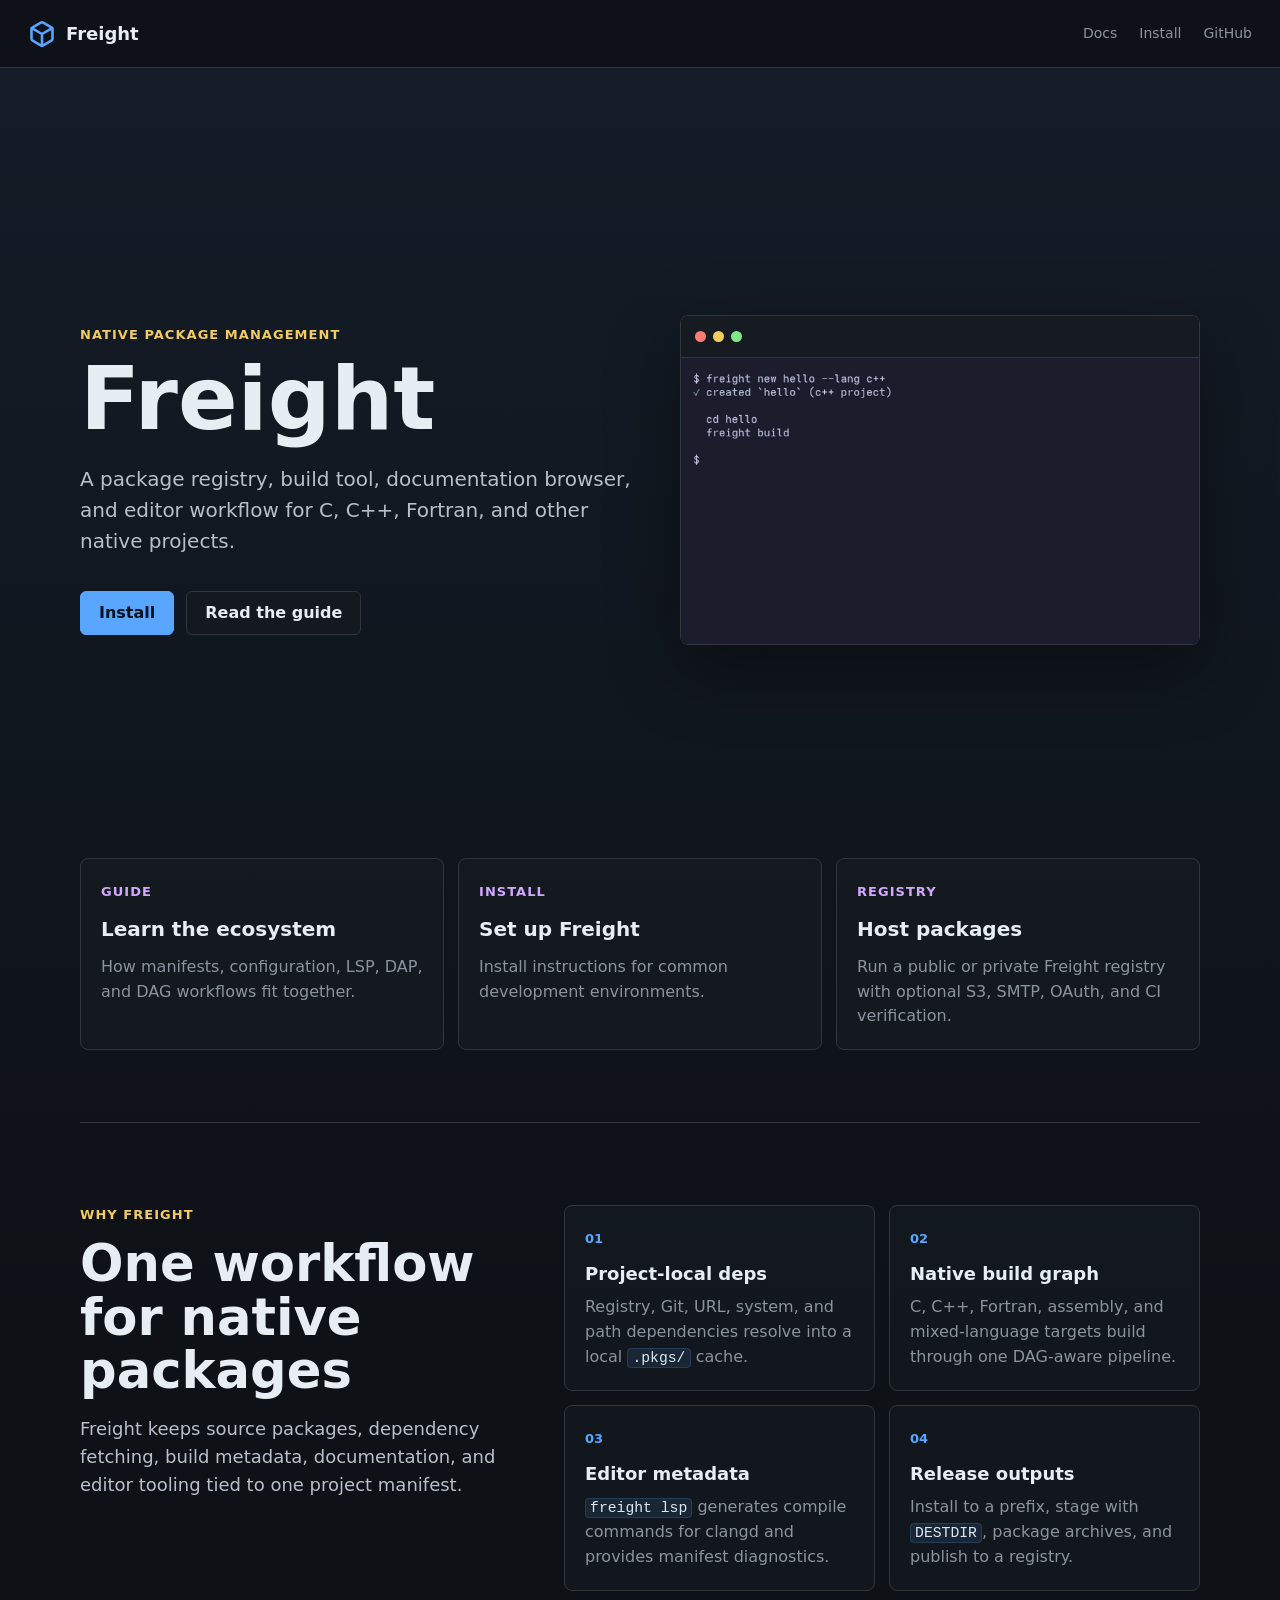
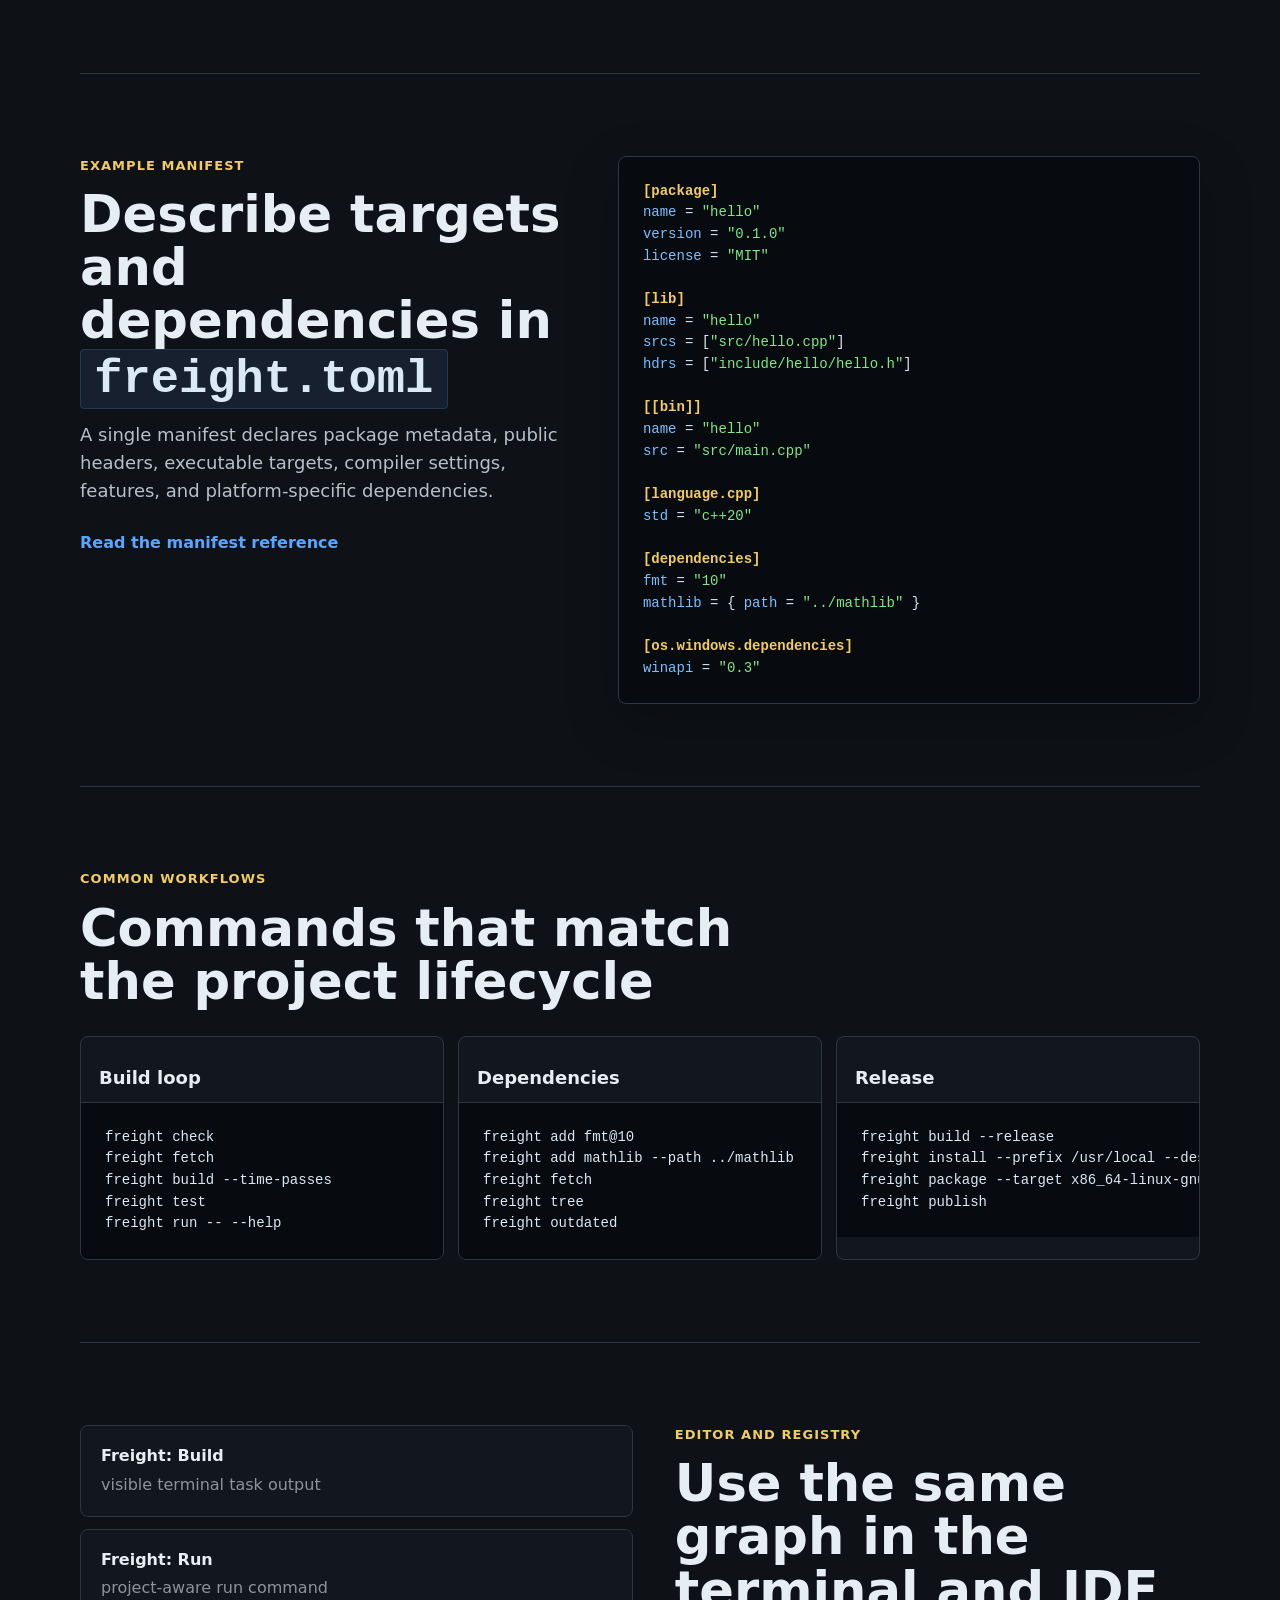
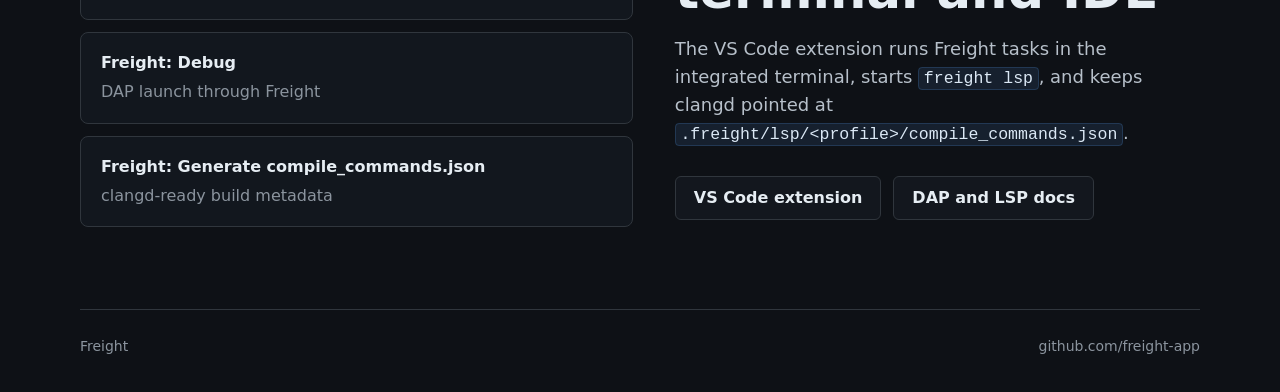
<file: index.html>
<!doctype html>
<html lang="en">
<head>
  <meta charset="utf-8">
  <meta name="viewport" content="width=device-width, initial-scale=1">
  <title>Freight</title>
  <meta name="description" content="Freight is a package and build ecosystem for native libraries.">
  <link rel="stylesheet" href="/style.css">
</head>
<body>
  <nav class="topbar" aria-label="Primary">
    <a class="brand" href="/">
      <svg aria-hidden="true" width="28" height="28" viewBox="0 0 24 24" fill="none">
        <path d="M21 16V8a2 2 0 0 0-1-1.73l-7-4a2 2 0 0 0-2 0l-7 4A2 2 0 0 0 3 8v8a2 2 0 0 0 1 1.73l7 4a2 2 0 0 0 2 0l7-4A2 2 0 0 0 21 16Z" stroke="currentColor" stroke-width="2.2" stroke-linecap="round" stroke-linejoin="round"/>
        <path d="M3.27 6.96 12 12.01l8.73-5.05M12 22.08V12" stroke="currentColor" stroke-width="2.2" stroke-linecap="round" stroke-linejoin="round"/>
      </svg>
      Freight
    </a>
    <div class="nav-links">
      <a href="https://freight-app.github.io/freight-docs/">Docs</a>
      <a href="https://freight-app.github.io/freight-docs/install/">Install</a>
      <a href="https://github.com/freight-app">GitHub</a>
    </div>
  </nav>

  <main>
    <section class="hero">
      <div class="hero-copy">
        <p class="eyebrow">Native package management</p>
        <h1>Freight</h1>
        <p class="lede">A package registry, build tool, documentation browser, and editor workflow for C, C++, Fortran, and other native projects.</p>
        <div class="actions">
          <a class="button primary" href="https://freight-app.github.io/freight-docs/install/">Install</a>
          <a class="button" href="https://freight-app.github.io/freight-docs/">Read the guide</a>
        </div>
      </div>
      <div class="terminal" aria-label="Freight command example">
        <div class="terminal-bar">
          <span></span><span></span><span></span>
        </div>
        <img class="terminal-demo" src="/img/freight-quickstart.gif" alt="Animated terminal demo showing a Freight quickstart workflow">
      </div>
    </section>

    <section class="links" aria-label="Freight resources">
      <a href="https://freight-app.github.io/freight-docs/">
        <span>Guide</span>
        <strong>Learn the ecosystem</strong>
        <p>How manifests, configuration, LSP, DAP, and DAG workflows fit together.</p>
      </a>
      <a href="https://freight-app.github.io/freight-docs/install/">
        <span>Install</span>
        <strong>Set up Freight</strong>
        <p>Install instructions for common development environments.</p>
      </a>
      <a href="https://github.com/freight-app/freight-registry">
        <span>Registry</span>
        <strong>Host packages</strong>
        <p>Run a public or private Freight registry with optional S3, SMTP, OAuth, and CI verification.</p>
      </a>
    </section>

    <section class="section intro-grid" aria-labelledby="why-freight">
      <div>
        <p class="eyebrow">Why Freight</p>
        <h2 id="why-freight">One workflow for native packages</h2>
        <p class="section-lede">Freight keeps source packages, dependency fetching, build metadata, documentation, and editor tooling tied to one project manifest.</p>
      </div>
      <div class="feature-grid">
        <article>
          <span>01</span>
          <h3>Project-local deps</h3>
          <p>Registry, Git, URL, system, and path dependencies resolve into a local <code>.pkgs/</code> cache.</p>
        </article>
        <article>
          <span>02</span>
          <h3>Native build graph</h3>
          <p>C, C++, Fortran, assembly, and mixed-language targets build through one DAG-aware pipeline.</p>
        </article>
        <article>
          <span>03</span>
          <h3>Editor metadata</h3>
          <p><code>freight lsp</code> generates compile commands for clangd and provides manifest diagnostics.</p>
        </article>
        <article>
          <span>04</span>
          <h3>Release outputs</h3>
          <p>Install to a prefix, stage with <code>DESTDIR</code>, package archives, and publish to a registry.</p>
        </article>
      </div>
    </section>

    <section class="section split" aria-labelledby="manifest-example">
      <div>
        <p class="eyebrow">Example manifest</p>
        <h2 id="manifest-example">Describe targets and dependencies in <code>freight.toml</code></h2>
        <p class="section-lede">A single manifest declares package metadata, public headers, executable targets, compiler settings, features, and platform-specific dependencies.</p>
        <a class="text-link" href="https://freight-app.github.io/freight-docs/freight-toml/">Read the manifest reference</a>
      </div>
      <pre class="code-panel"><code><span class="toml-section">[package]</span>
<span class="toml-key">name</span> = <span class="toml-string">"hello"</span>
<span class="toml-key">version</span> = <span class="toml-string">"0.1.0"</span>
<span class="toml-key">license</span> = <span class="toml-string">"MIT"</span>

<span class="toml-section">[lib]</span>
<span class="toml-key">name</span> = <span class="toml-string">"hello"</span>
<span class="toml-key">srcs</span> = [<span class="toml-string">"src/hello.cpp"</span>]
<span class="toml-key">hdrs</span> = [<span class="toml-string">"include/hello/hello.h"</span>]

<span class="toml-section">[[bin]]</span>
<span class="toml-key">name</span> = <span class="toml-string">"hello"</span>
<span class="toml-key">src</span> = <span class="toml-string">"src/main.cpp"</span>

<span class="toml-section">[language.cpp]</span>
<span class="toml-key">std</span> = <span class="toml-string">"c++20"</span>

<span class="toml-section">[dependencies]</span>
<span class="toml-key">fmt</span> = <span class="toml-string">"10"</span>
<span class="toml-key">mathlib</span> = { <span class="toml-key">path</span> = <span class="toml-string">"../mathlib"</span> }

<span class="toml-section">[os.windows.dependencies]</span>
<span class="toml-key">winapi</span> = <span class="toml-string">"0.3"</span></code></pre>
    </section>

    <section class="section workflow" aria-labelledby="workflow-examples">
      <div class="section-head">
        <p class="eyebrow">Common workflows</p>
        <h2 id="workflow-examples">Commands that match the project lifecycle</h2>
      </div>
      <div class="command-grid">
        <article>
          <h3>Build loop</h3>
          <pre><code>freight check
freight fetch
freight build --time-passes
freight test
freight run -- --help</code></pre>
        </article>
        <article>
          <h3>Dependencies</h3>
          <pre><code>freight add fmt@10
freight add mathlib --path ../mathlib
freight fetch
freight tree
freight outdated</code></pre>
        </article>
        <article>
          <h3>Release</h3>
          <pre><code>freight build --release
freight install --prefix /usr/local --destdir target/stage
freight package --target x86_64-linux-gnu
freight publish</code></pre>
        </article>
      </div>
    </section>

    <section class="section split reverse" aria-labelledby="editor-registry">
      <div>
        <p class="eyebrow">Editor and registry</p>
        <h2 id="editor-registry">Use the same graph in the terminal and IDE</h2>
        <p class="section-lede">The VS Code extension runs Freight tasks in the integrated terminal, starts <code>freight lsp</code>, and keeps clangd pointed at <code>.freight/lsp/&lt;profile&gt;/compile_commands.json</code>.</p>
        <div class="inline-actions">
          <a class="button" href="https://github.com/freight-app/vscode-freight">VS Code extension</a>
          <a class="button" href="https://freight-app.github.io/freight-docs/dap-lsp/">DAP and LSP docs</a>
        </div>
      </div>
      <div class="workflow-list" aria-label="Editor workflow">
        <div><strong>Freight: Build</strong><span>visible terminal task output</span></div>
        <div><strong>Freight: Run</strong><span>project-aware run command</span></div>
        <div><strong>Freight: Debug</strong><span>DAP launch through Freight</span></div>
        <div><strong>Freight: Generate compile_commands.json</strong><span>clangd-ready build metadata</span></div>
      </div>
    </section>
  </main>

  <footer>
    <span>Freight</span>
    <a href="https://github.com/freight-app">github.com/freight-app</a>
  </footer>
</body>
</html>
</file>
<file: style.css>
:root {
  --bg: #0e1116;
  --panel: #161b22;
  --panel-2: #0b0f14;
  --text: #e6edf3;
  --muted: #8b949e;
  --border: #30363d;
  --accent: #58a6ff;
  --accent-2: #d2a8ff;
  --green: #7ee787;
  --gold: #f2cc60;
  --radius: 8px;
  color-scheme: dark;
}

* {
  box-sizing: border-box;
}

body {
  margin: 0;
  min-height: 100vh;
  background:
    linear-gradient(180deg, rgba(88,166,255,.08), transparent 38%),
    var(--bg);
  color: var(--text);
  font: 16px/1.55 ui-sans-serif, system-ui, -apple-system, BlinkMacSystemFont, "Segoe UI", sans-serif;
}

a {
  color: inherit;
  text-decoration: none;
}

.topbar {
  height: 68px;
  padding: 0 28px;
  border-bottom: 1px solid var(--border);
  display: flex;
  align-items: center;
  gap: 24px;
  background: rgba(14,17,22,.88);
  backdrop-filter: blur(16px);
  position: sticky;
  top: 0;
  z-index: 10;
}

.brand {
  display: inline-flex;
  align-items: center;
  gap: 10px;
  font-weight: 760;
  font-size: 18px;
}

.brand svg {
  color: var(--accent);
}

.nav-links {
  margin-left: auto;
  display: flex;
  align-items: center;
  gap: 22px;
  color: var(--muted);
  font-size: 14px;
}

.nav-links a:hover,
footer a:hover {
  color: var(--text);
}

main {
  width: min(1120px, calc(100% - 40px));
  margin: 0 auto;
}

.hero {
  min-height: calc(100vh - 68px);
  display: grid;
  grid-template-columns: minmax(0, 1fr) minmax(360px, 520px);
  gap: 48px;
  align-items: center;
  padding: 62px 0 70px;
}

.eyebrow {
  margin: 0 0 12px;
  color: var(--gold);
  font-size: 13px;
  font-weight: 760;
  letter-spacing: .08em;
  text-transform: uppercase;
}

h1 {
  margin: 0;
  font-size: clamp(48px, 8vw, 88px);
  line-height: .95;
  letter-spacing: 0;
}

h2 {
  margin: 0;
  max-width: 720px;
  font-size: clamp(30px, 4vw, 52px);
  line-height: 1.04;
  letter-spacing: 0;
}

h3 {
  margin: 0;
  font-size: 18px;
  line-height: 1.25;
}

.lede {
  margin: 24px 0 0;
  max-width: 650px;
  color: #b7c0ca;
  font-size: 20px;
}

.actions {
  display: flex;
  flex-wrap: wrap;
  gap: 12px;
  margin-top: 34px;
}

.button {
  display: inline-flex;
  align-items: center;
  justify-content: center;
  min-height: 44px;
  padding: 0 18px;
  border: 1px solid var(--border);
  border-radius: 6px;
  color: var(--text);
  background: rgba(22,27,34,.7);
  font-weight: 650;
}

.button:hover {
  border-color: var(--accent);
}

.button.primary {
  background: var(--accent);
  border-color: var(--accent);
  color: #06111f;
}

.terminal {
  border: 1px solid var(--border);
  border-radius: var(--radius);
  background: var(--panel-2);
  box-shadow: 0 24px 70px rgba(0,0,0,.38);
  overflow: hidden;
  min-width: 0;
}

.terminal-bar {
  height: 42px;
  display: flex;
  align-items: center;
  gap: 7px;
  padding: 0 14px;
  border-bottom: 1px solid var(--border);
  background: var(--panel);
}

.terminal-bar span {
  width: 11px;
  height: 11px;
  border-radius: 50%;
  background: #ff7b72;
}

.terminal-bar span:nth-child(2) {
  background: var(--gold);
}

.terminal-bar span:nth-child(3) {
  background: var(--green);
}

pre {
  margin: 0;
  padding: 24px;
  overflow: auto;
}

code {
  font-family: ui-monospace, SFMono-Regular, Menlo, Monaco, Consolas, "Liberation Mono", monospace;
}

p code,
h2 code {
  color: #dbe8f5;
  background: rgba(88,166,255,.1);
  border: 1px solid rgba(88,166,255,.18);
  border-radius: 4px;
  padding: .06em .28em;
  font-size: .92em;
}

.terminal-demo {
  display: block;
  width: 100%;
  height: auto;
  background: #0b0f14;
}

.links {
  display: grid;
  grid-template-columns: repeat(3, minmax(0, 1fr));
  gap: 14px;
  margin: -42px 0 72px;
}

.links a {
  min-height: 170px;
  border: 1px solid var(--border);
  border-radius: var(--radius);
  background: rgba(22,27,34,.75);
  padding: 20px;
}

.links a:hover {
  border-color: var(--accent);
}

.links span {
  color: var(--accent-2);
  font-size: 13px;
  font-weight: 760;
  text-transform: uppercase;
  letter-spacing: .08em;
}

.links strong {
  display: block;
  margin-top: 10px;
  font-size: 20px;
}

.links p {
  color: var(--muted);
  margin: 10px 0 0;
}

.section {
  padding: 82px 0;
  border-top: 1px solid var(--border);
}

.section-lede {
  margin: 18px 0 0;
  max-width: 720px;
  color: #b7c0ca;
  font-size: 18px;
}

.intro-grid {
  display: grid;
  grid-template-columns: minmax(0, .82fr) minmax(0, 1.18fr);
  gap: 42px;
  align-items: start;
}

.feature-grid {
  display: grid;
  grid-template-columns: repeat(2, minmax(0, 1fr));
  gap: 14px;
}

.feature-grid article,
.command-grid article,
.workflow-list > div {
  border: 1px solid var(--border);
  border-radius: var(--radius);
  background: rgba(22,27,34,.68);
}

.feature-grid article {
  min-height: 172px;
  padding: 20px;
}

.feature-grid span {
  color: var(--accent);
  font-size: 13px;
  font-weight: 780;
}

.feature-grid h3,
.command-grid h3 {
  margin-top: 12px;
}

.feature-grid p,
.workflow-list span {
  color: var(--muted);
}

.feature-grid p {
  margin: 10px 0 0;
}

.split {
  display: grid;
  grid-template-columns: minmax(0, .92fr) minmax(360px, 1.08fr);
  gap: 42px;
  align-items: start;
}

.split.reverse {
  grid-template-columns: minmax(360px, 1fr) minmax(0, .95fr);
}

.split.reverse > div:first-child {
  order: 2;
}

.text-link {
  display: inline-flex;
  margin-top: 26px;
  color: var(--accent);
  font-weight: 680;
}

.text-link:hover {
  color: var(--text);
}

.code-panel,
.command-grid pre {
  border: 1px solid var(--border);
  border-radius: var(--radius);
  background: #070b10;
  color: #dbe8f5;
  font: 14px/1.55 ui-monospace, SFMono-Regular, Menlo, Monaco, Consolas, "Liberation Mono", monospace;
  box-shadow: 0 18px 54px rgba(0,0,0,.24);
}

.toml-section {
  color: var(--gold);
  font-weight: 700;
}

.toml-key {
  color: #79c0ff;
}

.toml-string {
  color: var(--green);
}

.workflow .section-head {
  display: flex;
  flex-direction: column;
  gap: 0;
  margin-bottom: 28px;
}

.command-grid {
  display: grid;
  grid-template-columns: repeat(3, minmax(0, 1fr));
  gap: 14px;
}

.command-grid article {
  overflow: hidden;
}

.command-grid h3 {
  padding: 18px 18px 0;
}

.command-grid pre {
  margin-top: 12px;
  border: 0;
  border-top: 1px solid var(--border);
  border-radius: 0;
  box-shadow: none;
}

.inline-actions {
  display: flex;
  flex-wrap: wrap;
  gap: 12px;
  margin-top: 28px;
}

.workflow-list {
  display: grid;
  gap: 12px;
}

.workflow-list > div {
  padding: 18px 20px;
}

.workflow-list strong,
.workflow-list span {
  display: block;
}

.workflow-list span {
  margin-top: 4px;
}

footer {
  width: min(1120px, calc(100% - 40px));
  margin: 0 auto;
  padding: 26px 0 34px;
  border-top: 1px solid var(--border);
  display: flex;
  justify-content: space-between;
  gap: 18px;
  color: var(--muted);
  font-size: 14px;
}

@media (max-width: 860px) {
  .hero {
    grid-template-columns: 1fr;
    min-height: auto;
    padding-top: 44px;
  }

  .terminal {
    max-width: 100%;
  }

  .links {
    margin-top: 0;
    grid-template-columns: 1fr;
  }

  .intro-grid,
  .split,
  .split.reverse,
  .command-grid {
    grid-template-columns: 1fr;
  }

  .split.reverse > div:first-child {
    order: 0;
  }
}

@media (max-width: 560px) {
  .topbar {
    height: auto;
    min-height: 64px;
    padding: 14px 20px;
    align-items: flex-start;
    flex-direction: column;
    gap: 10px;
  }

  .nav-links {
    margin-left: 0;
    flex-wrap: wrap;
    gap: 14px;
  }

  main,
  footer {
    width: min(100% - 28px, 1120px);
  }

  .hero {
    padding-top: 34px;
    gap: 28px;
  }

  .section {
    padding: 54px 0;
  }

  .feature-grid {
    grid-template-columns: 1fr;
  }

  pre {
    padding: 18px;
  }

  .lede {
    font-size: 18px;
  }

  footer {
    flex-direction: column;
  }
}
</file>
